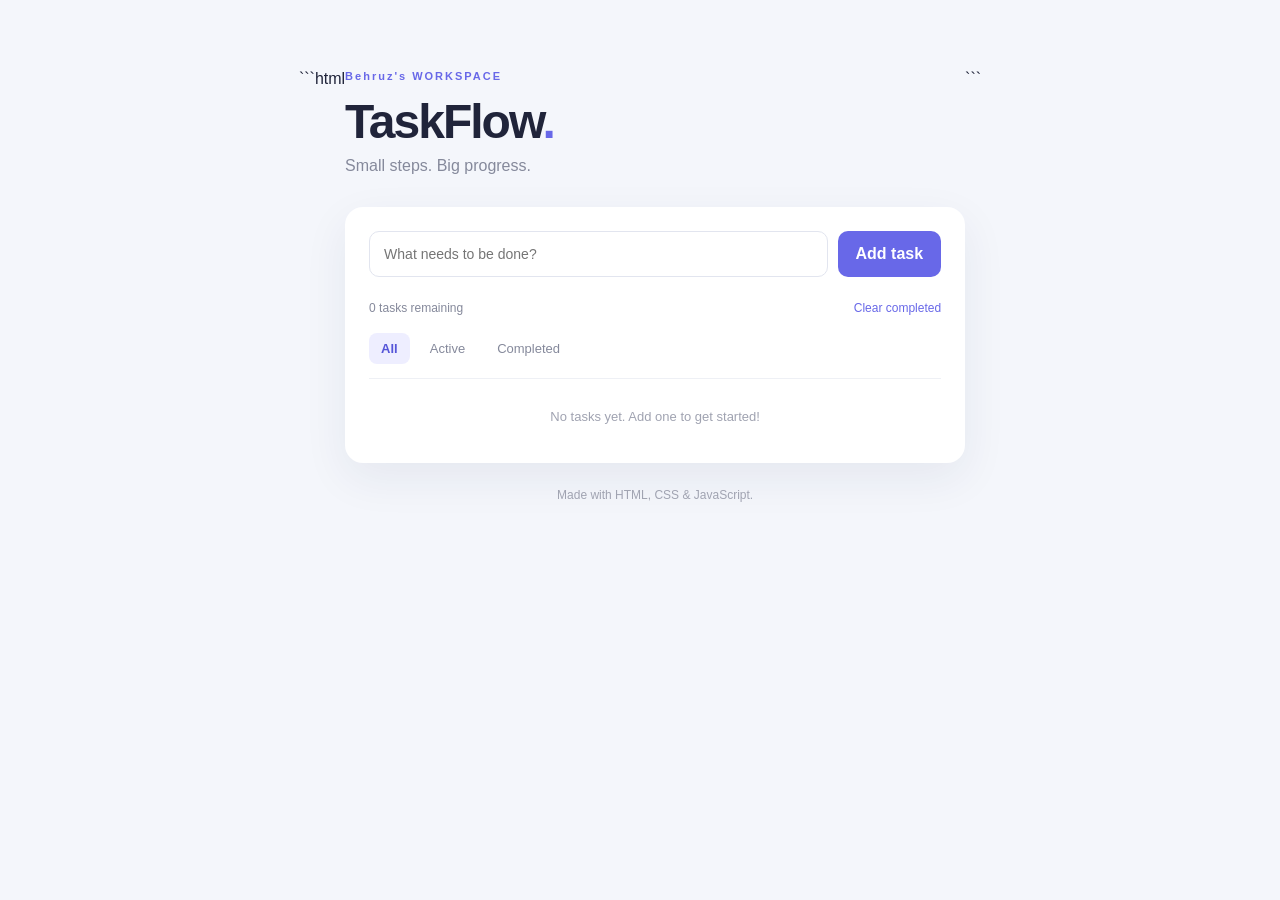
<file: index.html>
```html
<!DOCTYPE html>
<html lang="en">
<head>
    <meta charset="UTF-8">
    <meta name="viewport" content="width=device-width, initial-scale=1.0">
    <title>TaskFlow | Stay Organized</title>
    <link rel="stylesheet" href="style.css">
</head>
<body>
    <main class="app">
        <header>
            <p class="eyebrow">Behruz's WORKSPACE</p>
            <h1>TaskFlow<span>.</span></h1>
            <p class="subtitle">Small steps. Big progress.</p>
        </header>

        <section class="task-card">
            <form id="task-form">
                <input
                    type="text"
                    id="task-input"
                    placeholder="What needs to be done?"
                    maxlength="120"
                    autocomplete="off"
                    required
                >
                <button type="submit">Add task</button>
            </form>

            <div class="task-summary">
                <span id="task-count">0 tasks remaining</span>
                <button id="clear-completed" class="text-button">
                    Clear completed
                </button>
            </div>

            <nav class="filters" aria-label="Filter tasks">
                <button class="filter active" data-filter="all">All</button>
                <button class="filter" data-filter="active">Active</button>
                <button class="filter" data-filter="completed">Completed</button>
            </nav>

            <ul id="task-list" aria-live="polite"></ul>
            <p id="empty-message" class="empty-message">
                No tasks yet. Add one to get started!
            </p>
        </section>

        <footer>Made with HTML, CSS & JavaScript.</footer>
    </main>

    <script src="script.js"></script>
</body>
</html>
```
</file>
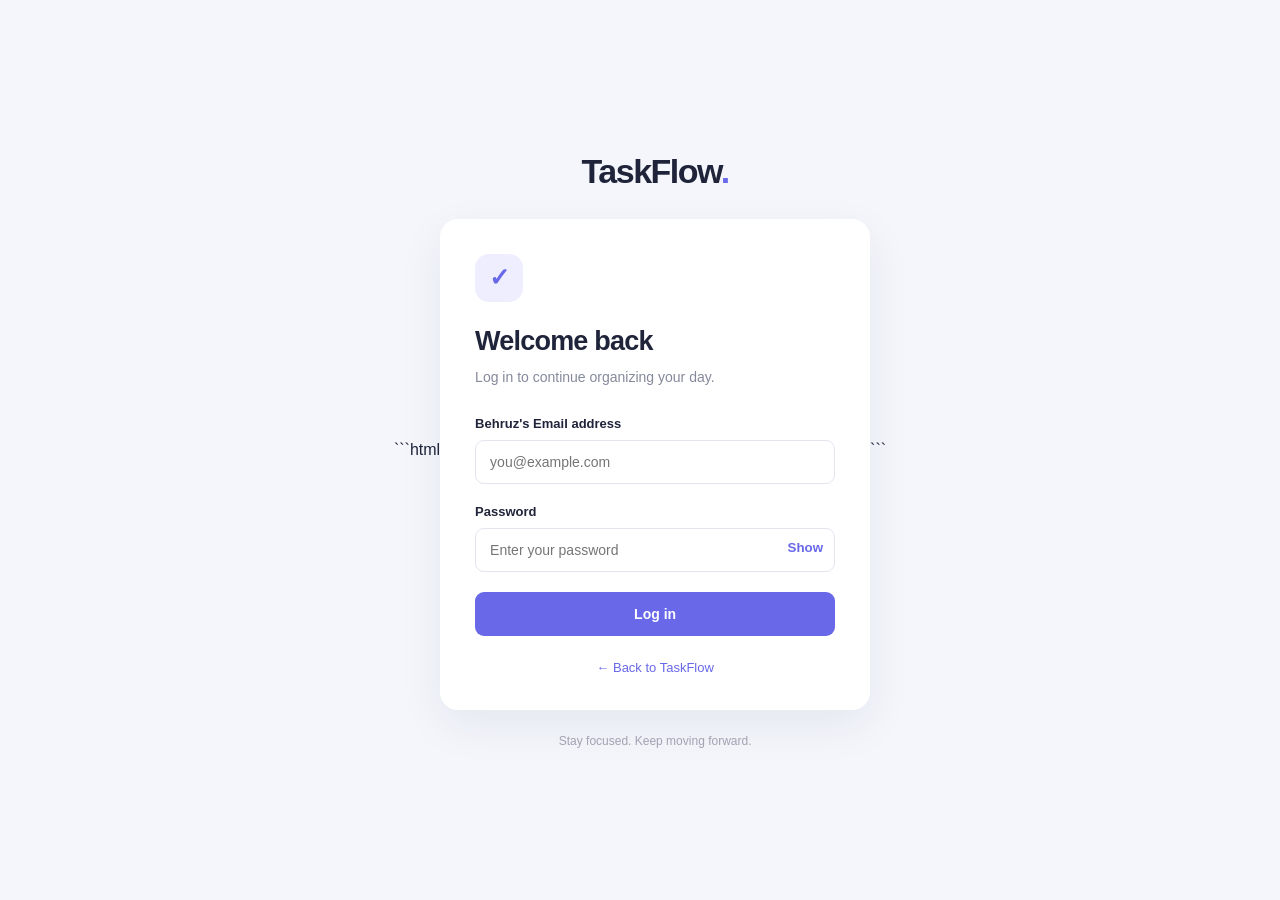
<file: login.html>
```html
<!DOCTYPE html>
<html lang="en">
<head>
    <meta charset="UTF-8">
    <meta name="viewport" content="width=device-width, initial-scale=1.0">
    <title>Login | TaskFlow</title>
    <link rel="stylesheet" href="login.css">
</head>
<body>
    <main class="login-container">
        <a href="index.html" class="brand">TaskFlow<span>.</span></a>

        <div class="login-card">
            <div class="icon">✓</div>

            <h1>Welcome back</h1>
            <p class="subtitle">Log in to continue organizing your day.</p>

            <form id="login-form">
                <label for="email"> Behruz's Email address</label>
                <input
                    type="email"
                    id="email"
                    placeholder="you@example.com"
                    autocomplete="username"
                    required
                >

                <label for="password">Password</label>
                <div class="password-wrapper">
                    <input
                        type="password"
                        id="password"
                        placeholder="Enter your password"
                        autocomplete="current-password"
                        required
                        minlength="8"
                    >
                    <button type="button" id="toggle-password">
                        Show
                    </button>
                </div>

                <button type="submit" class="login-button">Log in</button>

                <p id="message" role="status"></p>
            </form>

            <p class="back-link">
                <a href="index.html">← Back to TaskFlow</a>
            </p>
        </div>

        <p class="footer">Stay focused. Keep moving forward.</p>
    </main>

    <script src="login.js"></script>
</body>
</html>
```
</file>
<file: style.css>
* {
    box-sizing: border-box;
    margin: 0;
    padding: 0;
}

body {
    min-height: 100vh;
    font-family: Arial, sans-serif;
    background: #f4f6fb;
    color: #20243a;
    display: flex;
    justify-content: center;
    padding: 70px 20px 40px;
}

.app {
    width: 100%;
    max-width: 620px;
}

header {
    margin-bottom: 32px;
}

.eyebrow {
    color: #6868e8;
    font-size: 11px;
    font-weight: bold;
    letter-spacing: 2px;
    margin-bottom: 12px;
}

h1 {
    font-size: 48px;
    letter-spacing: -2px;
}

h1 span {
    color: #6868e8;
}

.subtitle {
    margin-top: 8px;
    color: #85899b;
}

.task-card {
    background: white;
    border-radius: 18px;
    padding: 24px;
    box-shadow: 0 15px 45px rgba(35, 40, 80, 0.07);
}

#task-form {
    display: flex;
    gap: 10px;
}

#task-input {
    flex: 1;
    min-width: 0;
    padding: 14px;
    border: 1px solid #e2e5ef;
    border-radius: 10px;
    font-size: 14px;
    outline: none;
}

#task-input:focus {
    border-color: #6868e8;
}

button {
    cursor: pointer;
    font: inherit;
}

#task-form button {
    border: none;
    border-radius: 10px;
    padding: 0 18px;
    background: #6868e8;
    color: white;
    font-weight: bold;
}

#task-form button:hover {
    background: #5252cc;
}

.task-summary {
    display: flex;
    justify-content: space-between;
    align-items: center;
    gap: 10px;
    margin: 24px 0 18px;
    color: #85899b;
    font-size: 12px;
}

.text-button {
    background: none;
    border: none;
    color: #6868e8;
    font-size: 12px;
}

.filters {
    display: flex;
    gap: 8px;
    border-bottom: 1px solid #eef0f5;
    padding-bottom: 14px;
}

.filter {
    border: none;
    background: transparent;
    color: #85899b;
    padding: 8px 12px;
    border-radius: 8px;
    font-size: 13px;
}

.filter.active {
    background: #eeeeff;
    color: #5555d8;
    font-weight: bold;
}

#task-list {
    list-style: none;
}

.task-item {
    display: flex;
    align-items: center;
    gap: 12px;
    padding: 16px 4px;
    border-bottom: 1px solid #f0f1f6;
}

.task-item input {
    width: 17px;
    height: 17px;
    accent-color: #6868e8;
    cursor: pointer;
}

.task-text {
    flex: 1;
    overflow-wrap: anywhere;
    font-size: 14px;
}

.task-item.completed .task-text {
    text-decoration: line-through;
    color: #a4a7b5;
}

.delete-button {
    border: none;
    background: #fff0f0;
    color: #d94c4c;
    border-radius: 7px;
    padding: 7px 10px;
    font-size: 12px;
}

.empty-message {
    text-align: center;
    color: #a0a3b1;
    font-size: 13px;
    padding: 30px 0 15px;
}

footer {
    text-align: center;
    color: #a0a3b1;
    font-size: 12px;
    margin-top: 25px;
}

@media (max-width: 480px) {
    body {
        padding: 40px 14px;
    }

    h1 {
        font-size: 40px;
    }

    .task-card {
        padding: 17px;
    }

    #task-form {
        flex-direction: column;
    }

    #task-form button {
        padding: 13px;
    }
}
</file>
<file: login.css>
* {
    box-sizing: border-box;
    margin: 0;
    padding: 0;
}

body {
    min-height: 100vh;
    font-family: Arial, sans-serif;
    background: #f4f6fb;
    color: #20243a;
    display: flex;
    justify-content: center;
    align-items: center;
    padding: 24px;
}

.login-container {
    width: 100%;
    max-width: 430px;
}

.brand {
    display: block;
    text-align: center;
    font-size: 34px;
    font-weight: bold;
    letter-spacing: -1.5px;
    color: #20243a;
    text-decoration: none;
    margin-bottom: 28px;
}

.brand span {
    color: #6868e8;
}

.login-card {
    background: white;
    padding: 35px;
    border-radius: 18px;
    box-shadow: 0 15px 45px rgba(35, 40, 80, 0.07);
}

.icon {
    width: 48px;
    height: 48px;
    display: grid;
    place-items: center;
    border-radius: 14px;
    background: #eeeeff;
    color: #6868e8;
    font-size: 25px;
    font-weight: bold;
    margin-bottom: 24px;
}

h1 {
    font-size: 27px;
    letter-spacing: -0.8px;
}

.subtitle {
    color: #85899b;
    font-size: 14px;
    line-height: 1.6;
    margin-top: 9px;
    margin-bottom: 28px;
}

form label {
    display: block;
    font-size: 13px;
    font-weight: bold;
    margin-bottom: 9px;
}

form input {
    width: 100%;
    padding: 13px 14px;
    border: 1px solid #e2e5ef;
    border-radius: 9px;
    outline: none;
    font-size: 14px;
    margin-bottom: 20px;
}

form input:focus {
    border-color: #6868e8;
    box-shadow: 0 0 0 3px rgba(104, 104, 232, 0.1);
}

.password-wrapper {
    position: relative;
}

.password-wrapper input {
    padding-right: 65px;
}

#toggle-password {
    position: absolute;
    right: 12px;
    top: 12px;
    background: none;
    border: none;
    color: #6868e8;
    font-weight: bold;
    cursor: pointer;
}

.login-button {
    width: 100%;
    border: none;
    border-radius: 9px;
    background: #6868e8;
    color: white;
    padding: 14px;
    font-size: 14px;
    font-weight: bold;
    cursor: pointer;
    transition: background 0.2s;
}

.login-button:hover {
    background: #5252cc;
}

#message {
    font-size: 13px;
    margin-top: 15px;
    line-height: 1.5;
}

.back-link {
    text-align: center;
    margin-top: 24px;
    font-size: 13px;
}

.back-link a {
    color: #6868e8;
    text-decoration: none;
}

.back-link a:hover {
    text-decoration: underline;
}

.footer {
    text-align: center;
    color: #a0a3b1;
    font-size: 12px;
    margin-top: 24px;
}

@media (max-width: 480px) {
    .login-card {
        padding: 25px 20px;
    }
}
</file>
